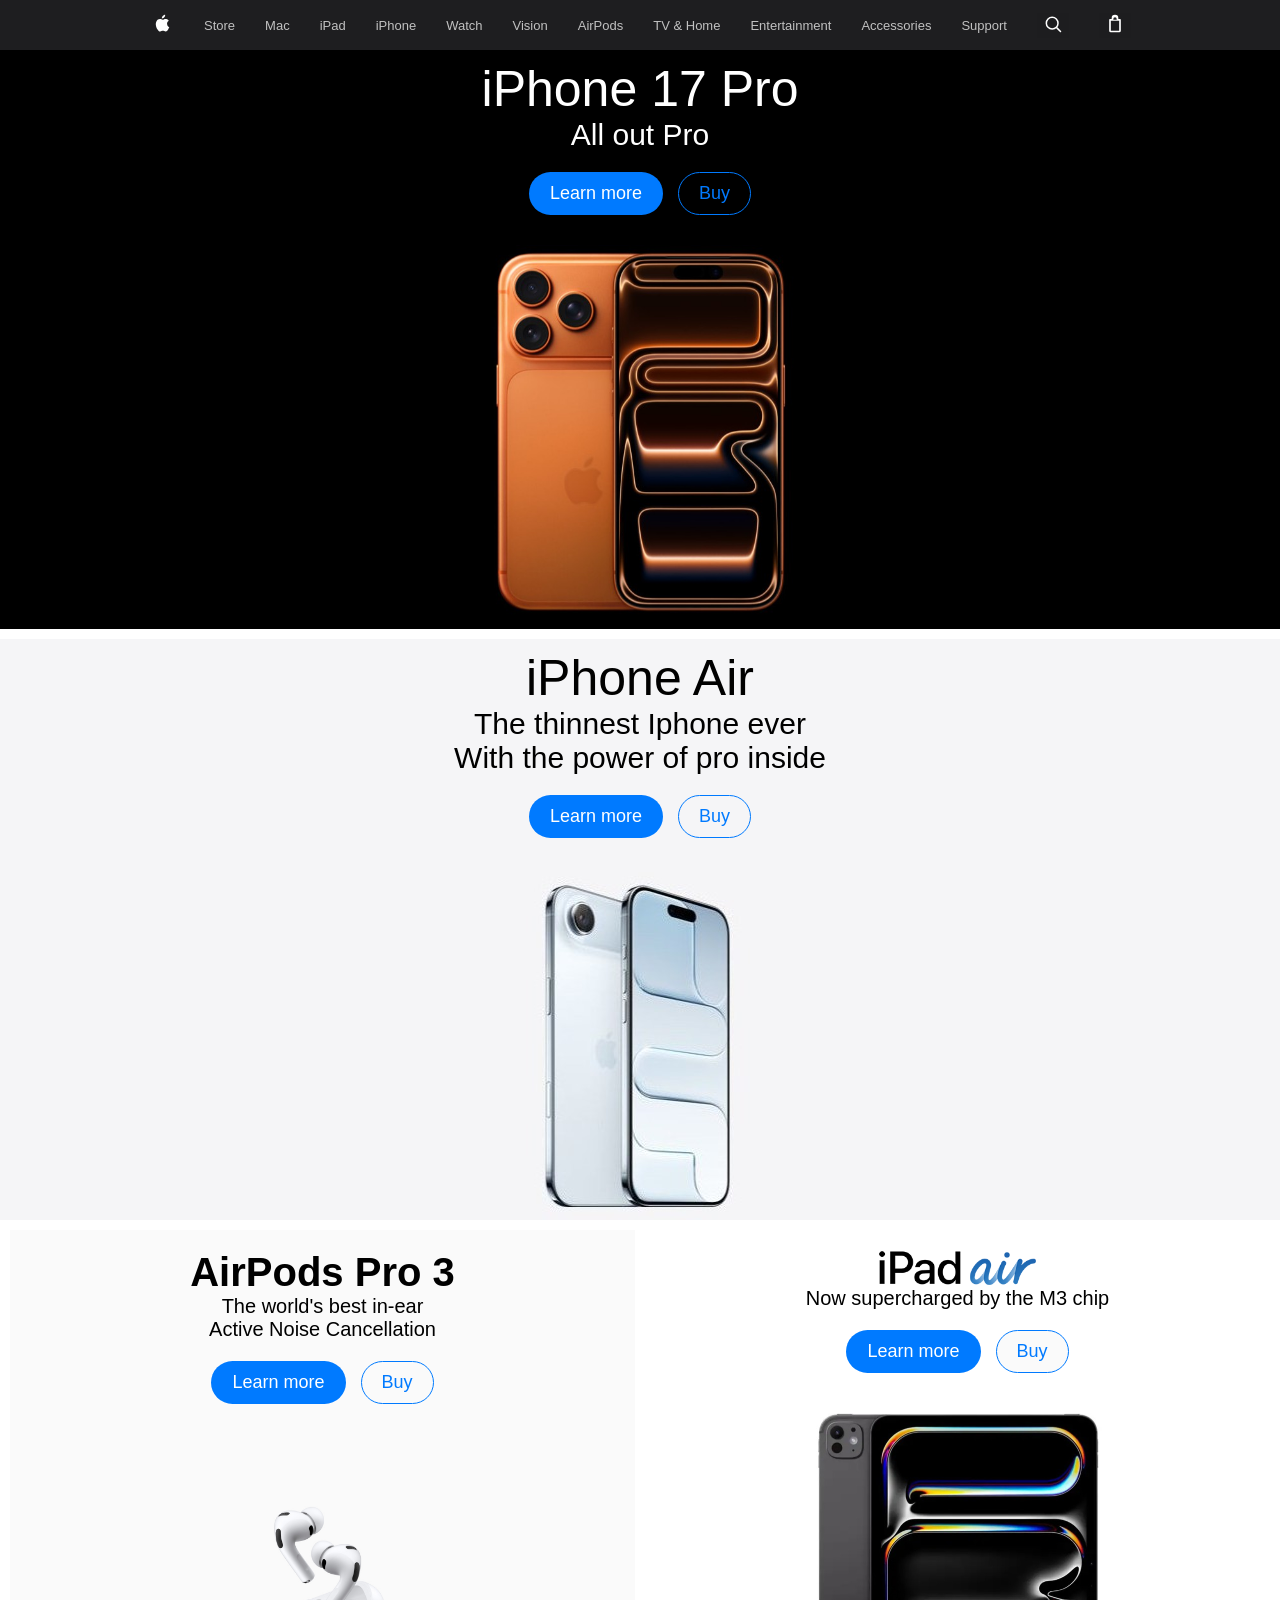
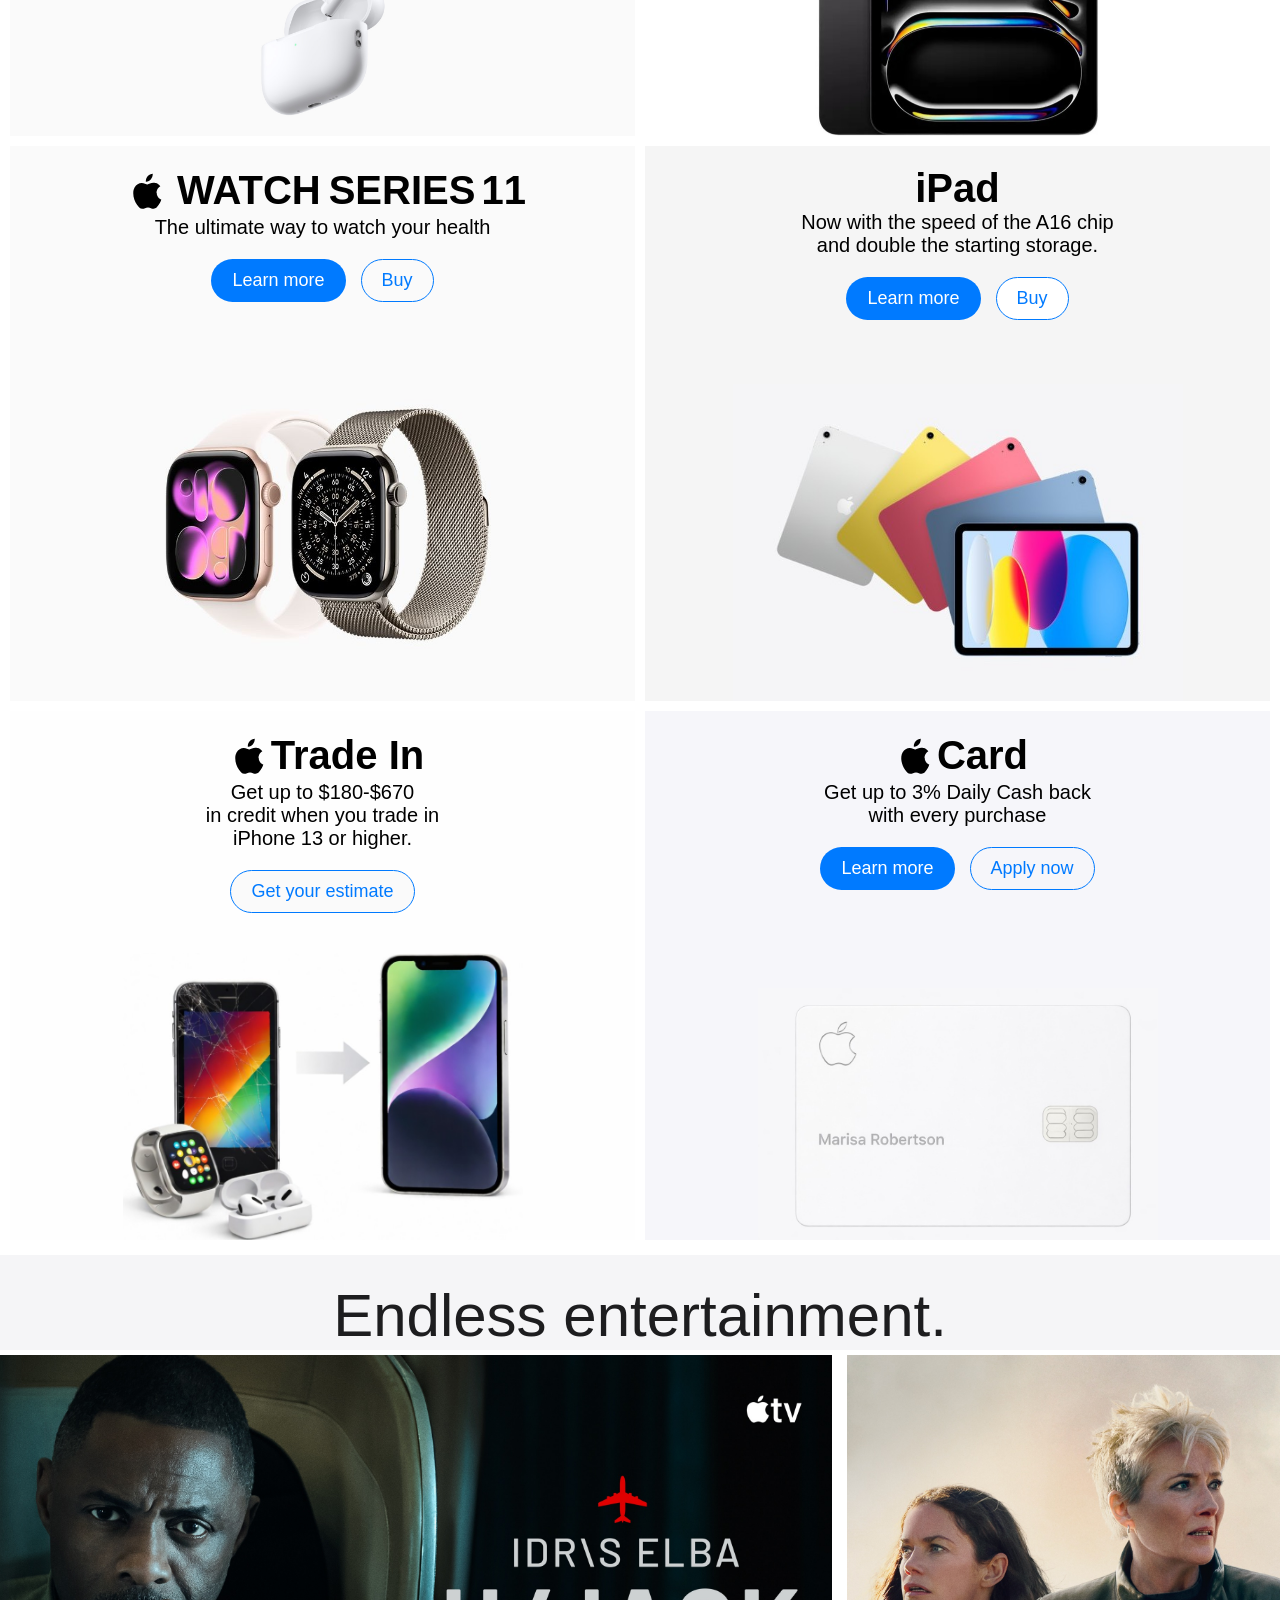
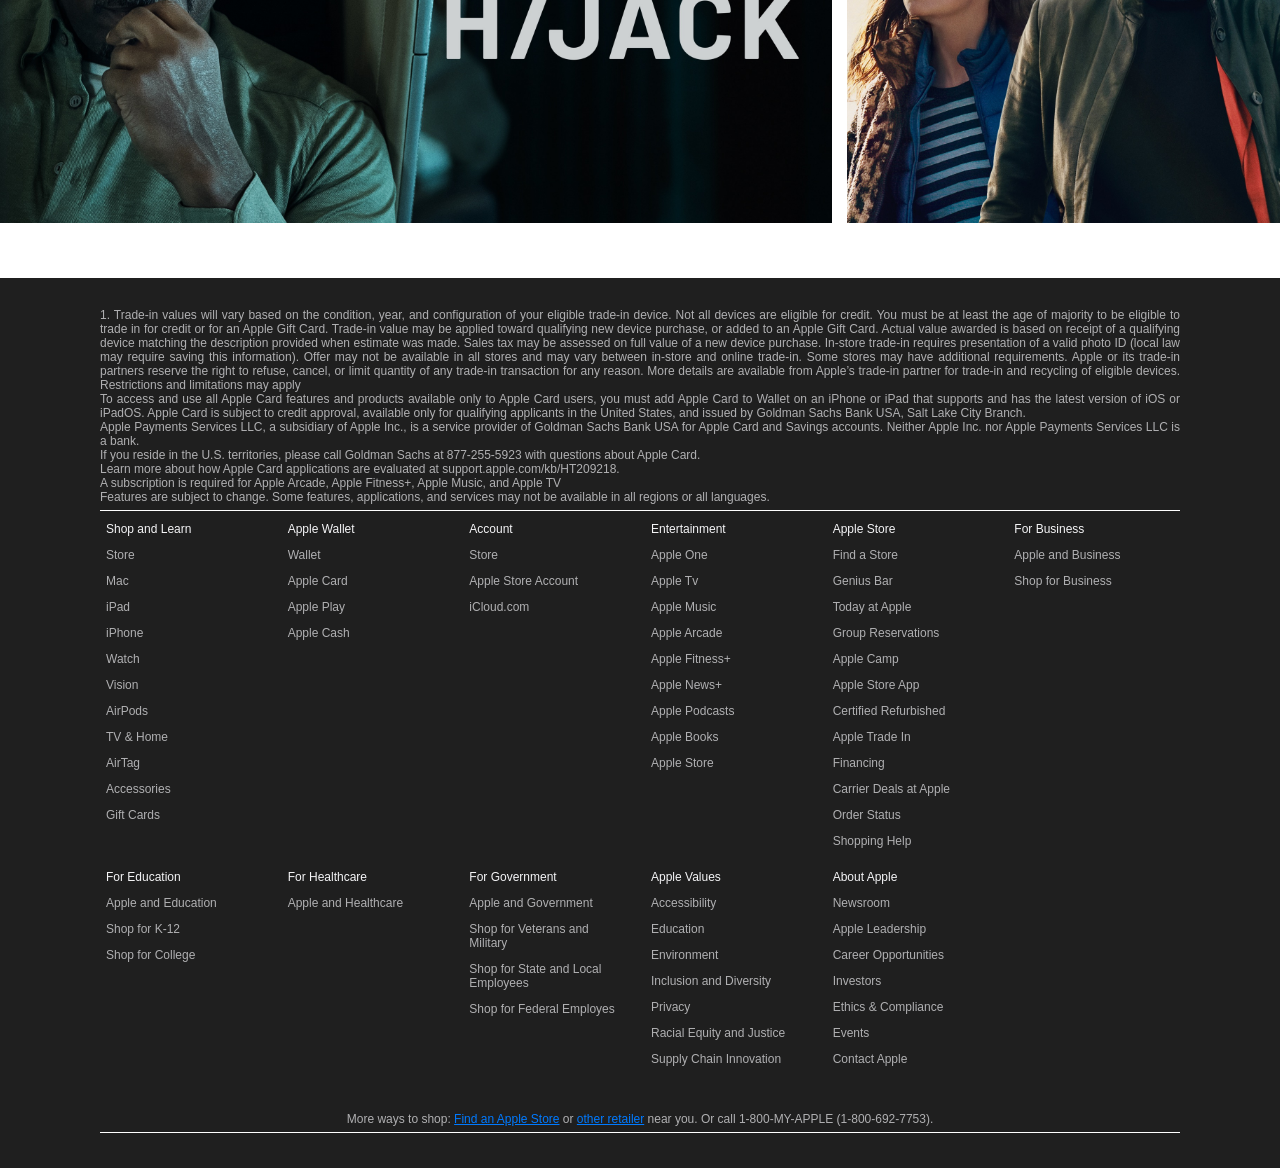
<file: index.html>
<!DOCTYPE html>
<html lang="en">
<head>
  <meta charset="UTF-8">
  <meta name="viewport" content="width=device-width, initial-scale=1.0">
  <meta http-equiv="X-UA-Compatible" content="ie=edge">
  <meta name="description" content="Responsive Apple homepage UI clone  built with HTML and CSS, focusing on performace optimization, accessibility and mobile design">
  <meta property="og:title" content="Apple Practice UI Clone Home Page">
  <meta property="og:type" content="website">
  <meta property="og:description" content="Practice project of the Apple's home page by: Rodrigo Silva">
  <meta property="og:url" content="https://rodissenguele.github.io/AppleCloneRod/">
  <meta name="robots" content="index, follow">   
  <link rel="stylesheet" href="Apple-content.css">
  <link rel="stylesheet" href="Apple-general.css">
  <link rel="stylesheet" href="Apple-header.css">
  <link rel="stylesheet" href="Apple-footer.css">
  <link rel="canonical" href="https://rodissenguele.github.io/AppleCloneRod/">
  <title>Apple Home Page Clone Project</title>
</head>
<body>
  <header> 
    <nav class="nav">
      <input class="nav-tggl" type="checkbox" id="nav-tggl" /> 
      <label for="nav-tggl" class="hamburger" aria-label="Open menu">
        <svg class="hamburger-icon" width="22" height="22" viewBox="0 0 24 24" fill="none" aria-hidden="true">
          <line x1="3" y1="6"  x2="21" y2="6"  stroke="white" stroke-width="2" stroke-linecap="round"/>
          <line x1="3" y1="12" x2="21" y2="12" stroke="white" stroke-width="2" stroke-linecap="round"/>
        </svg>
      </label>
        <svg class="apple-icon mobile-only-icon" xmlns="http://www.w3.org/2000/svg" viewBox="0 0 24 24" width="26" height="26" fill="#ffffff" >
             <path d="M17.27 12.38c-.02-2.02 1.64-3 1.72-3.05-0.94-1.37-2.4-1.56-2.9-1.58-1.23-.13-2.39.73-3.01.73-.63 0-1.59-.71-2.61-.69-1.34.02-2.57.78-3.25 1.97-1.4 2.42-.36 6 1 7.96.67.96 1.47 2.03 2.53 2 1-.04 1.38-.65 2.59-.65s1.54.65 2.6.63c1.08-.02 1.76-.98 2.42-1.95.77-1.14 1.08-2.25 1.1-2.31-.02 0-2.1-.81-2.1-3.06zM14.69 6.1c.55-.68.92-1.63.82-2.58-.8.03-1.76.54-2.33 1.22-.51.59-.95 1.54-.83 2.46.88.07 1.79-.45 2.34-1.1z"/>
            </svg>
      <div class="nav-menu">
      <ul class="nav-list">
        <li><a href="https://www.apple.com/" class="apple-icon-link"  aria-label="Apple">
            <svg class="apple-icon" xmlns="http://www.w3.org/2000/svg" viewBox="0 0 24 24" width="25" height="25" fill="white" >
             <path d="M17.27 12.38c-.02-2.02 1.64-3 1.72-3.05-0.94-1.37-2.4-1.56-2.9-1.58-1.23-.13-2.39.73-3.01.73-.63 0-1.59-.71-2.61-.69-1.34.02-2.57.78-3.25 1.97-1.4 2.42-.36 6 1 7.96.67.96 1.47 2.03 2.53 2 1-.04 1.38-.65 2.59-.65s1.54.65 2.6.63c1.08-.02 1.76-.98 2.42-1.95.77-1.14 1.08-2.25 1.1-2.31-.02 0-2.1-.81-2.1-3.06zM14.69 6.1c.55-.68.92-1.63.82-2.58-.8.03-1.76.54-2.33 1.22-.51.59-.95 1.54-.83 2.46.88.07 1.79-.45 2.34-1.1z"/>
            </svg></a>
            </li>
        <li class="has-drpdwn">
          <a class="nav-item" href="https://www.apple.com/store" aria-label="Apple store">Store</a>
          <div class="mega-drp-dwn">
            <div class="inner-drp-dwn">   
              <ul class="lst col-1">
                <li class="lst-tlt">Shop</li>
                <li><a href="https://www.apple.com/store" aria-label="Apple shop the latest">Shop the Latest</a></li>
                <li><a href="https://www.apple.com/shop/buy-mac" aria-label="Apple Mac">Mac</a></li>
                <li><a href="https://www.apple.com/shop/buy-ipad" aria-label="Apple iPad">iPad</a></li>
                <li><a href="https://www.apple.com/shop/buy-iphone" aria-label="Apple iPhone">iPhone</a></li>
                <li><a href="https://www.apple.com/shop/buy-watch" aria-label="Apple Watch">Apple Watch</a></li>
                <li><a href="https://www.apple.com/shop/buy-vision" aria-label="Apple Vision Pro">Apple Vision Pro</a></li>
                <li><a href="https://www.apple.com/shop/airpods/accessories" aria-label="Apple AirPods">AirPods</a></li>
                <li><a href="https://www.apple.com/shop/accessories/all" aria-label="Apple Accessories">Accessories</a></li>
              </ul>
              <ul class="lst col-2">
                <li class="lst-tlt">Quick Links</li>
                <li><a href="https://www.apple.com/retail/" aria-label="Find a Store">Find a Store</a></li>
                <li><a href="oDZRrYShIkSfJYSSNmMHMaXmVx_YIRAAAAMmh0dHBzOi8vc2VjdXJlOS5zdG9yZS5hcHBsZS5jb20vc2hvcC9vcmRlci9saXN0fHx8AAIBpLQB7_nMfScSdiYSg__yXMJvbhWqForeuVsyK2klyCc" aria-label="Order Status">Order Status</a></li>
                <li><a href="https://www.apple.com/shop/trade-in" aria-label="Apple Trade In">Apple Trade In</a></li>
                <li><a href="https://www.apple.com/shop/browse/financing" aria-label="Financing">Financing</a></li>
                <li><a href="https://www.apple.com/shop/personal-setup" aria-label="Personal Setup">Personal Setup</a></li>
              </ul>
              <ul class="lst col-3">
                <li class="lst-tlt">Shop Special Stores</li>
                <li><a href="https://www.apple.com/shop/refurbished" aria-label="Certified Refurbished">Certified Refurbished</a></li>
                <li><a href="https://www.apple.com/us-edu/store"aria-label="Education">Education</a></li>
                <li><a href="https://www.apple.com/retail/business/" aria-label="Business">Business</a></li>
                <li><a href="https://www.apple.com/shop/browse/home/veterans_military" aria-label="Veterans and Military">Veterans and Military</a></li>
                <li><a href="https://www.apple.com/government/"aria-label="Government">Government</a></li>
              </ul>
            </div>
          </div>          
        </li>
         <li class="has-drpdwn">
          <a class="nav-item" href="https://www.apple.com/mac/" aria-label="Apple Mac">Mac</a>
           <div class="mega-drp-dwn">
            <div class="inner-drp-dwn">   
              <ul class="lst col-1">
                <li class="lst-tlt">Explore Mac</li>
                <li><a href="https://www.apple.com/mac/" aria-label="Explore All Mac">Explore All Mac</a></li>
                <li><a href="https://www.apple.com/macbook-air/" aria-label="MacBook Air">MacBook Air</a></li>
                <li><a href="https://www.apple.com/macbook-pro/" aria-label="MacBook Pro">MacBook Pro</a></li>
                <li><a href="https://www.apple.com/imac/" aria-label="iMac">iMac</a></li>
                <li><a href="https://www.apple.com/mac-mini/" aria-label="Mac Mini">Mac Mini</a></li>
                <li><a href="https://www.apple.com/mac-studio/" aria-label="Mac Studio">Mac Studio</a></li>
                <li><a href="https://www.apple.com/mac-pro/" aria-label="Mac Pro">Mac Pro</a></li>
                <li><a href="https://www.apple.com/displays/" aria-label="Displays">Displays</a></li>
                <li class="lst-dtl"><a href="https://www.apple.com/mac/compare/" aria-label="Compare Mac">Compare Mac</a></li>
                <li class="lst-dtl"><a href="https://www.apple.com/mac/mac-does-that/" aria-label="Switch from Pc to Mac">Switch from PC to Mac</a></li>
              </ul>
              <ul class="lst col-2">
                <li class="lst-tlt">Shop Mac</li>
                <li><a href="https://www.apple.com/shop/buy-mac" aria-label="Shop Mac">Shop Mac</a></li>
                <li><a href="https://www.apple.com/mac/best-mac/#usage" aria-label="Help me choose">Help Me Choose</a></li>
                <li><a href="https://www.apple.com/shop/mac/accessories" aria-label="Mac Accesories">Mac Accessories</a></li>
                <li><a href="https://www.apple.com/shop/trade-in#mac" aria-label="Apple Trade In">Apple Trade In</a></li>
                <li><a href="https://www.apple.com/shop/browse/financing" aria-label="Financing">Financing</a></li>
                <li><a href="https://www.apple.com/shop/personal-setup" aria-label="Personal Setup">Personal Setup</a></li>
              </ul>
              <ul class="lst col-3">
                <li class="lst-tlt">More From Mac</li>
                <li><a href="https://support.apple.com/mac?cid=gn-ols-mac-psp-prodfly" aria-label="Mac Support">Mac Support</a></li>
                <li><a href="https://www.apple.com/applecare/?filter=mac" aria-label="Apple Care">AppleCare</a></li>
                <li><a href="https://www.apple.com/os/macos/" aria-label="MacOS Tahoe">macOS Tahoe</a></li>
                <li><a href="https://www.apple.com/apple-intelligence/" aria-label="Apple Intelligence">Apple Intelligence</a></li>
                <li><a href="https://www.apple.com/apps/" aria-label="Apps by Apple">Apps By Apple</a></li>
                <li><a href="https://www.apple.com/macos/continuity/" aria-label="Better with Iphone">Better with Iphone</a></li>
                <li><a href="https://www.apple.com/icloud/" aria-label="iCloud+">iCloud+</a></li>
                <li><a href="https://www.apple.com/business/mac-does-that/" aria-label="Mac for Business">Mac for Business</a></li>
                <li><a href="https://www.apple.com/education/" aria-label="Education">Education</a></li>
              </ul>
            </div>
          </div>
        </li>
        <li class="has-drpdwn">
          <a class="nav-item" href="https://www.apple.com/ipad/" aria-label="Apple iPad">iPad</a>
          <div class="mega-drp-dwn">
            <div class="inner-drp-dwn">   
              <ul class="lst col-1">
                <li class="lst-tlt">Explore iPad</li>
                <li><a href="https://www.apple.com/ipad/" aria-label="Explore all iPads">Explore All iPad</a></li>
                <li><a href="https://www.apple.com/ipad-pro/" aria-label="iPad Pro">iPad Pro</a></li>
                <li><a href="https://www.apple.com/ipad-air/" aria-label="iPad Air">iPad Air</a></li>
                <li><a href="https://www.apple.com/ipad-11/" aria-label="iPad">iPad</a></li>
                <li><a href="https://www.apple.com/ipad-mini/" aria-label="iPad Mini">iPad Mini</a></li>
                <li><a href="https://www.apple.com/apple-pencil/" aria-label="Apple Pencil">Apple Pencil</a></li>
                <li><a href="https://www.apple.com/ipad-keyboards/" aria-label="Keyboards">Keyboards</a></li>
                <li class="lst-dtl"><a href="https://www.apple.com/ipad/compare/" aria-label="Compare iPad">Compare iPad</a></li>
              </ul>
              <ul class="lst col-2">
                <li class="lst-tlt">Shop iPad</li>
                <li><a href="https://www.apple.com/shop/buy-ipad" aria-label="Shop iPad">Shop iPad</a></li>
                <li><a href="https://www.apple.com/shop/ipad/accessories" aria-label="iPad Accessories">iPad Accessories</a></li>
                <li><a href="https://www.apple.com/shop/trade-in#ipad" aria-label="Apple trade in">Apple Trade In</a></li>
                <li><a href="https://www.apple.com/shop/browse/financing" aria-label="Financing">Financing</a></li>
                <li><a href="https://www.apple.com/shop/personal-setup" aria-label="Personal Setup">Personal Setup</a></li>
              </ul>
              <ul class="lst col-3">
                <li class="lst-tlt">More From iPad</li>
                <li><a href="https://support.apple.com/ipad?cid=gn-ols-ipad-psp-prodfly"  aria-label="iPad Support">iPad Support</a></li>
                <li><a href="https://www.apple.com/applecare/?filter=ipad" aria-label="Apple Care">AppleCare</a></li>
                <li><a href="https://www.apple.com/os/ipados/" aria-label="IpadOS 26">iPadOS 26</a></li>
                <li><a href="https://www.apple.com/apple-intelligence/" aria-label="Apple Intelligence">Apple Intelligence</a></li>
                <li><a href="https://www.apple.com/apps/" aria-label="Apps by Apple">Apps By Apple</a></li>
                <li><a href="https://www.apple.com/icloud/" aria-label="iCloud+">iCloud+</a></li>
                <li><a href="https://www.apple.com/education/"  aria-label="Education">Education</a></li>
              </ul>
            </div>
          </div>
        </li>
        <li class="has-drpdwn">
          <a class="nav-item" href="https://www.apple.com/iphone/">iPhone</a>
          <div class="mega-drp-dwn">
            <div class="inner-drp-dwn">   
              <ul class="lst col-1">
                <li class="lst-tlt">Explore iPhone</li>
                <li><a href="https://www.apple.com/iphone/" aria-label="Explore all iPhone">Explore All iPhone</a></li>
                <li><a href="https://www.apple.com/iphone-17-pro/" aria-label="Shop iPad">iPhone 17 Pro</a></li>
                <li><a href="https://www.apple.com/iphone-air/" aria-label="iPhone Air">iPhone Air</a></li>
                <li><a href="https://www.apple.com/iphone-17/" aria-label="iPhone 17">iPhone 17</a></li>
                <li><a href="https://www.apple.com/shop/buy-iphone/iphone-16" aria-label="iPhone 16">iPhone 16</a></li>
                <li><a href="https://www.apple.com/iphone-16e/" aria-label="iPhone 16e">iPhone 16e</a></li>
                <li class="lst-dtl"><a href="https://www.apple.com/iphone/compare/" aria-label="Compare iPhone">Compare iPhone</a></li>
                <li class="lst-dtl"><a href="https://www.apple.com/iphone/switch/" aria-label="Switch from Android">Switch from Android</a></li>
              </ul>
              <ul class="lst col-2">
                <li class="lst-tlt">Shop iPhone</li>
                <li><a href="https://www.apple.com/shop/buy-iphone" aria-label="Shop iPhone">Shop iPhone</a></li>
                <li><a href="https://www.apple.com/shop/iphone/accessories" aria-label="iPhone Accessories ">iPhone Accessories</a></li>
                <li><a href="https://www.apple.com/shop/trade-in#iphone" aria-label="Apple trade in">Apple Trade In</a></li>
                <li><a href="https://www.apple.com/shop/buy-iphone/carrier-offers" aria-label="Carrier deals at Apple">Carrier Deals at Apple</a></li>
                <li><a href="https://www.apple.com/shop/browse/financing" aria-label="Financing">Financing</a></li>
                <li><a href="https://www.apple.com/shop/personal-setup" aria-label="Personal Setup">Personal Setup</a></li>
              </ul>
              <ul class="lst col-3">
                <li class="lst-tlt">More From iPhone</li>
                <li><a href="https://support.apple.com/iphone?cid=gn-ols-iphone-psp-prodfly"  aria-label="iPhone Support">iPhone Support</a></li>
                <li><a href="https://www.apple.com/applecare/?filter=iphone"  aria-label="Apple Care">AppleCare</a></li>
                <li><a href="https://www.apple.com/os/ios/"  aria-label="IOS 26">IOS 26</a></li>
                <li><a href="https://www.apple.com/apple-intelligence/" aria-label="Apple Intelligence">Apple Intelligence</a></li>
                <li><a href="https://www.apple.com/apps/" aria-label="Apps by Apple">Apps By Apple</a></li>
                <li><a href="https://www.apple.com/privacy/"  aria-label="Iphone privacy">Iphone Privacy</a></li>
                <li><a href="https://www.apple.com/macos/continuity/" aria-label="Better with Mac">Better with Mac</a></li>
                <li><a href="https://www.apple.com/icloud/" aria-label="iCloud+">iCloud+</a></li>
                <li><a href="https://www.apple.com/wallet/" aria-label="Apple Wallet, Apple Pay, Apple Card">Wallet, Pay, Card</a></li>
                <li><a href="https://www.apple.com/siri/" aria-label="Apple Siri">Siri</a></li>
              </ul>
            </div>
          </div>
        </li>
        <li class="has-drpdwn">
          <a class="nav-item" href="https://www.apple.com/watch/" aria-label="Apple Watch">Watch</a>
          <div class="mega-drp-dwn">
            <div class="inner-drp-dwn">   
              <ul class="lst col-1">
                <li class="lst-tlt">Explore Watch</li>
                <li><a href="https://www.apple.com/watch/" aria-label="Explore all Apple Watch">Explore All Apple Watch</a></li>
                <li><a href="https://www.apple.com/apple-watch-series-11/" aria-label="Apple Watch Series 11">Apple Watch Series 11</a></li>
                <li><a href="https://www.apple.com/apple-watch-se-3/" aria-label="Apple Watch SE3">Apple Watch SE3</a></li>
                <li><a href="https://www.apple.com/apple-watch-ultra-3/" aria-label="Apple Watch Ultra 3">Apple Watch Ultra 3</a></li>
                <li><a href="https://www.apple.com/apple-watch-nike/" aria-label="Apple Watch Nike">Apple Watch Nike</a></li>
                <li><a href="https://www.apple.com/apple-watch-hermes/" aria-label="Apple Watch Hermès">Apple Watch Hermès</a></li>
                <li class="lst-dtl"><a href="https://www.apple.com/watch/compare/" aria-label="Compare Watch">Compare Watch</a></li>
                <li class="lst-dtl"><a href="https://www.apple.com/watch/why-apple-watch/" aria-label="Why Apple Watch">Why Apple Watch</a></li>
              </ul>
              <ul class="lst col-2">
                <li class="lst-tlt">Shop Watch</li>
                <li><a href="https://www.apple.com/shop/buy-watch" aria-label="Shop Apple Watch">Shop Apple Watch</a></li>
                <li><a href="https://www.apple.com/shop/watch/bands" aria-label="Apple Watch bands">Apple Watch Bands</a></li>
                <li><a href="https://www.apple.com/shop/watch/accessories" aria-label="Apple Watch accessories">Apple Watch Accessories</a></li>
                <li><a href="https://www.apple.com/shop/trade-in#watch"  aria-label="Apple trade in">Apple Trade In</a></li>
                <li><a href="https://www.apple.com/shop/browse/financing" aria-label="Financing">Financing</a></li>
                <li><a href="https://www.apple.com/shop/personal-setup" aria-label="Personal Setup">Personal Setup</a></li>
              </ul>
              <ul class="lst col-3">
                <li class="lst-tlt">More From Watch</li>
                <li><a href="https://support.apple.com/watch?cid=gn-ols-watch-psp-prodfly" aria-label="Apple Watch support">Apple Watch Support</a></li>
                <li><a href="https://www.apple.com/applecare/?filter=watch" aria-label="Apple Care">AppleCare</a></li>
                <li><a href="https://www.apple.com/os/watchos/" aria-label="WatchOS 26">watchOS 26</a></li>
                <li><a href="https://www.apple.com/apple-watch-for-your-kids/" aria-label="Apple Watch for your Kids">Apple Watch for Your Kids</a></li>
                <li><a href="https://www.apple.com/apps/" aria-label="Apps by Apple">Apps By Apple</a></li>
                <li><a href="https://www.apple.com/apple-fitness-plus/" aria-label="Apple Fitness+">Apple Fitness+</a></li>
              </ul>
            </div>
          </div>
        </li>
        <li class="has-drpdwn">
          <a class="nav-item" href="https://www.apple.com/apple-vision-pro/" aria-label="Apple Vision">Vision</a>
          <div class="mega-drp-dwn">
            <div class="inner-drp-dwn">   
              <ul class="lst col-1">
                <li class="lst-tlt">Explore Vision</li>
                <li><a href="https://www.apple.com/apple-vision-pro/" aria-label="Explore Apple Vision Pro">Explore Apple Vision Pro</a></li>
                <li class="lst-dtl"><a href="https://www.apple.com/apple-vision-pro/specs/" aria-label="Tech Specs">Tech Specs</a></li>
              </ul>
              <ul class="lst col-2">
                <li class="lst-tlt">Shop Vision</li>
                <li><a href="https://www.apple.com/shop/buy-vision" aria-label="Shop Apple Vision Pro">Shop Apple Vision Pro</a></li>
                <li><a href="https://www.apple.com/shop/vision/accessories" aria-label="Apple Vision Pro Accessories">Apple Vision Pro Accessories</a></li>
                <li><a href="apple.com/retail/instore-shopping-session/session-selection/?topic=visionpro" aria-label="Book a Demo">Book a Demo</a></li>
                <li><a href="https://www.apple.com/shop/browse/financing" aria-label="Financing">Financing</a></li>
                <li><a href="https://www.apple.com/shop/personal-setup" aria-label="Personal Setup">Personal Setup</a></li>
              </ul>
              <ul class="lst col-3">
                <li class="lst-tlt">More From Vision</li>
                <li><a href="https://support.apple.com/apple-vision-pro?cid=gn-nav-vision-psp-prodfly" aria-label="Apple Vision Pro support">Apple Vision Pro Support</a></li>
                <li><a href="https://www.apple.com/applecare/?filter=apple-vision-pro" aria-label="Apple Care">AppleCare</a></li>
                <li><a href="https://www.apple.com/os/visionos/" aria-label="VisionOS 26">visionOS 26</a></li>
                <li><a href="https://www.apple.com/business/enterprise/apple-vision-pro/" aria-label="Apple Vision Pro for Entreprise">Apple Vision Pro for Entreprise</a></li>
              </ul>
            </div>
          </div>
        </li>
        <li class="has-drpdwn">
          <a class="nav-item" href="https://www.apple.com/airpods/" aria-label="Apple AirPods">AirPods</a>
          <div class="mega-drp-dwn">
            <div class="inner-drp-dwn">   
              <ul class="lst col-1">
                <li class="lst-tlt">Explore AirPods</li>
                <li><a href="https://www.apple.com/airpods/" aria-label="Explore all AirPods">Explore All AirPods</a></li>
                <li><a href="https://www.apple.com/airpods-4/" aria-label="AirPods 4">AirPods 4</a></li>
                <li><a href="https://www.apple.com/airpods-pro/" aria-label="AirPods Pro 3">AirPods Pro 3</a></li>
                <li><a href="https://www.apple.com/airpods-max/" aria-label="AirPods Max">AirPods Max</a></li>
                <li class="lst-dtl"><a href="https://www.apple.com/airpods/compare/" aria-label="Compare AirPods">Compare AirPods</a></li>
              </ul>
              <ul class="lst col-2">
                <li class="lst-tlt">Shop AirPods</li>
                <li><a href="https://www.apple.com/shop/accessories/all/headphones-speakers?f=apple-overear-sport&fh=47d1%2B3214%2B45aa%2B45ab&page=1" aria-label="Shop AirPods">Shop AirPods</a></li>
                <li><a href="https://www.apple.com/shop/airpods/accessories" aria-label="AirPods Accessories">AirPods Accessories</a></li>
              </ul>
              <ul class="lst col-3">
                <li class="lst-tlt">More From AirPods</li>
                <li><a href="https://support.apple.com/airpods?cid=gn-ols-airpods-psp-prodfly" aria-label="AirPods Support">AirPods Support</a></li>
                <li><a href="https://www.apple.com/applecare/?filter=headphones" aria-label="Apple Care">AppleCare</a></li>
                <li><a href="https://www.apple.com/airpods-pro/hearing-health/" aria-label="Hearing Health">Hearing Health</a></li>
                <li><a href="https://www.apple.com/apple-music/" aria-label="Apple Music">Apple Music</a></li>
                <li><a href="https://www.apple.com/apple-fitness-plus/" aria-label="Apps Fitness+">Apps Fitness+</a></li>
              </ul>
            </div>
          </div>
        </li>
        <li class="has-drpdwn">
          <a class="nav-item" href="https://www.apple.com/tv-home/" aria-label="Apple TV and Home">TV & Home</a>
          <div class="mega-drp-dwn">
            <div class="inner-drp-dwn">   
              <ul class="lst col-1">
                <li class="lst-tlt">Explore Tv & Home</li>
                <li><a href="https://www.apple.com/tv-home/" aria-label="Explore TV and Home">Explore TV & Home</a></li>
                <li><a href="https://www.apple.com/apple-tv-4k/" aria-label="Apple Tv 4K">Apple Tv 4K</a></li>
                <li><a href="https://www.apple.com/homepod-2nd-generation/" aria-label="HomePod">HomePod</a></li>
                <li><a href="https://www.apple.com/homepod-mini/" aria-label="HomePod mini">HomePod mini</a></li>
              </ul>
              <ul class="lst col-2">
                <li class="lst-tlt">Shop TV & Home</li>
                <li><a href="https://www.apple.com/shop/buy-tv/apple-tv-4k" aria-label="Shop Apple TV 4K">Shop Apple TV 4K</a></li>
                <li><a href="https://www.apple.com/shop/buy-homepod/homepod" aria-label="Shop HomePod">Shop HomePod</a></li>
                <li><a href="https://www.apple.com/shop/buy-homepod/homepod-mini" aria-label="Shop HomePod mini">Shop HomePod mini</a></li>
                <li><a href="https://www.apple.com/shop/product/mw5g3am/a/siri-remote" aria-label="Shop Siri remote">Shop Siri Remote</a></li>
                <li><a href="https://www.apple.com/shop/smart-home/accessories" aria-label="TV and accessories">TV & Acessories</a></li>
                </ul>
              <ul class="lst col-3">
                <li class="lst-tlt">More From TV & Home</li>
                <li><a href="https://support.apple.com/tv" aria-label="Apple TV support">Apple TV Support</a></li>
                <li><a href="https://support.apple.com/homepod?cid=gn-ols-homepod-psp-prodfly" aria-label="HomePod support">HomePod Support</a></li>
                <li><a href="https://www.apple.com/applecare/?filter=tv" aria-label="Apple Care for Apple TV">AppleCare for Apple TV</a></li>
                <li><a href="https://www.apple.com/applecare/?filter=homepod" aria-label="Apple Care for HomePod">AppleCare for HomePod</a></li>
                <li><a href="https://www.apple.com/apple-tv-app/" aria-label="Apple TV app">Apple TV app</a></li>
                <li><a href="https://www.apple.com/home-app/" aria-label="Home app">Home app</a></li>
                <li><a href="https://www.apple.com/apple-tv/" aria-label="Apple TV">Apple TV</a></li>
                <li><a href="https://www.apple.com/apple-music/" aria-label="Apple Music">Apple Music</a></li>
                <li><a href="https://www.apple.com/siri/" aria-label="Apple Siri">Siri</a></li>
                <li><a href="https://www.apple.com/airplay/" aria-label="AirPlay">AirPlay</a></li>
              </ul>
            </div>
          </div>
        </li>
        <li class="has-drpdwn">
          <a class="nav-item" href="https://www.apple.com/services/" aria-label="Apple Entertainment">Entertainment</a>          
          <div class="mega-drp-dwn">
            <div class="inner-drp-dwn">   
              <ul class="lst col-1">
                <li class="lst-tlt">Explore Entertainment</li>
                <li><a href="https://www.apple.com/services/" aria-label="Explore Entertainment">Explore Entertainment</a></li>
                <li><a href="https://www.apple.com/apple-one/" aria-label="Apple One">Apple One</a></li>
                <li><a href="https://www.apple.com/apple-tv/" aria-label="Apple TV">Apple TV</a></li>
                <li><a href="https://www.apple.com/apple-music/" aria-label="Apple Music">Apple Music</a></li>
                <li><a href="https://www.apple.com/apple-arcade/" aria-label="Apple Arcade">Apple Arcade</a></li>
                <li><a href="https://www.apple.com/apple-arcade/" aria-label="Apple Fitness+">Apple Fitness+</a></li>
                <li><a href="https://www.apple.com/apple-news/" aria-label="Apple News+">Apple News+</a></li>
                <li><a href="https://www.apple.com/apple-podcasts/" aria-label="Apple Podcasts">Apple Podcasts</a></li>
                <li><a href="https://www.apple.com/apple-books/" aria-label="Apple Books">Apple Books</a></li>
                <li><a href="https://www.apple.com/app-store/" aria-label="Apple Store">Apple Store</a></li>
              </ul>
              <ul class="lst col-2">
                <li class="lst-tlt">Support</li>
                <li><a href="https://support.apple.com/tv?cid=gn-ols-tv-psp-prodfly" aria-label="Apple TV support">Apple TV Support</a></li>
                <li><a href="https://support.apple.com/music?cid=gn-ols-music-psp-prodfly" aria-label="Apple Music support">Apple Music Support</a></li>
              </ul>
            </div>
          </div>
        </li>
        <li class="has-drpdwn">
          <a class="nav-item" href="https://www.apple.com/shop/accessories/all" aria-label="Apple Accessories">Accessories</a>
          <div class="mega-drp-dwn">
              <div class="inner-drp-dwn">   
              <ul class="lst col-1">
                <li class="lst-tlt">Shop Entertainment</li>
                <li><a href="https://www.apple.com/shop/accessories/all" aria-label="Shop all accessories">Shop All Accessories</a></li>
                <li><a href="https://www.apple.com/shop/mac/accessories" aria-label="Mac Accessories">Mac Accessories</a></li>
                <li><a href="https://www.apple.com/shop/ipad/accessories" aria-label="iPad accessories">iPad Accessories</a></li>
                <li><a href="https://www.apple.com/shop/iphone/accessories" aria-label="iPhone accessories">iPhone Accessories</a></li>
                <li><a href="https://www.apple.com/shop/watch/accessories" aria-label="Apple Watch accessories">Apple Watch Accessories</a></li>
                <li><a href="https://www.apple.com/shop/vision/accessories" aria-label="Apple Vision Pro accessories">Apple Vision Pro Accessories</a></li>
                <li><a href="https://www.apple.com/shop/airpods/accessories" aria-label="AirPods accessories">AirPods Accessories</a></li>
                <li><a href="https://www.apple.com/shop/smart-home/accessories" aria-label="Apple TV and Home accessories">TV & Home Accessories</a></li>
              </ul>
              <ul class="lst col-2">
                <li class="lst-tlt">Explore Accessories</li>
                <li><a href="https://www.apple.com/shop/accessories/all/made-by-apple" aria-label="Made by Apple">Made by Apple</a></li>
                <li><a href="https://www.apple.com/shop/accessories/all/beats-featured" aria-label="Apple Beats">Beats</a></li>
                <li><a href="https://www.apple.com/airtag/" aria-label="Apple AirTag">AirTag</a></li>
                <li><a href="https://www.apple.com/accessibility/assistive-technologies/" aria-label="Apple Assistive Technologies">Assistive Technologies</a></li>
              </ul>
            </div>
          </div>
        </li>
        <li class="has-drpdwn">
          <a class="nav-item" href="https://support.apple.com/" aria-label="Apple support">Support</a>
          <div class="mega-drp-dwn">
            <div class="inner-drp-dwn">   
              <ul class="lst col-1">
                <li class="lst-tlt">Explore Support</li>
                <li><a href="https://support.apple.com/iphone?cid=gn-ols-iphone-psp-explore"  aria-label="iPhone support">iPhone</a></li>
                <li><a href="https://support.apple.com/mac?cid=gn-ols-mac-psp-explore" aria-label="Mac support">Mac</a></li>
                <li><a href="https://support.apple.com/ipad?cid=gn-ols-ipad-psp-explore" aria-label="iPad support">iPad</a></li>
                <li><a href="https://support.apple.com/watch?cid=gn-ols-watch-psp-explore" aria-label="Watch support">Watch</a></li>
                <li><a href="https://support.apple.com/apple-vision-pro?cid=gn-nav-vision-psp-explore" aria-label="Apple Vision Pro support">Apple Vision Pro</a></li>
                <li><a href="https://support.apple.com/airpods?cid=gn-ols-airpods-psp-explore" aria-label="AirPods support">AirPods</a></li>
                <li><a href="https://support.apple.com/music?cid=gn-ols-music-psp-explore" aria-label="Apple Music support">Music</a></li>
                <li><a href="https://support.apple.com/tv?cid=gn-ols-tv-psp-explore" aria-label="Apple TV support">TV</a></li> 
                <li class="lst-dtl"><a href="https://support.apple.com/?cid=gn-ols-home-hp-explore" aria-label="Explore support">Explore Support</a></li>
              </ul>
              <ul class="lst col-2">
                <li class="lst-tlt">Get Help</li>
                <li><a href="https://discussions.apple.com/welcome?cid=gn-com-community-lp-get_help" aria-label="Apple Community">Community</a></li>
                <li><a href="https://checkcoverage.apple.com/?cid=gn-ols-checkcoverage-lp-get_help&locale=en_US" aria-label="Check Coverage">Check Coverage</a></li>
                <li><a href="https://www.apple.com/retail/geniusbar/" aria-label="Apple Genius Bar">Genius Bar</a></li>
                <li><a href="https://support.apple.com/repair?cid=gn-ols-repair-lp-get_help" aria-label="Apple repair">Repair</a></li>
                </ul>
              <ul class="lst col-3">
                <li class="lst-tlt">Helpful Topics</li>
                <li><a href="https://www.apple.com/applecare/" aria-label="Get Apple Care">Get AppleCare</a></li>
                <li><a href="https://support.apple.com/apple-account?cid=gn-ols-appleaccount-psp-helpful_topics" aria-label="Apple account and password">Apple Account and Password</a></li>
                <li><a href="https://support.apple.com/billing?cid=gn-ols-billing-collection-helpful_topics" aria-label="Billing and subscriptions">Billing & Subscriptions</a></li>
                <li><a href="https://support.apple.com/accessibility?cid=gn-ols-accessibility-psp-helpful_topics" aria-label="Accessibility">Accessibility</a></li>
              </ul>
            </div>
          </div>
        </li>
        <li class="has-drpdwn2">
        <button class="icon-btn" type="button" tabindex="0" aria-label="Search">
        <svg class="apple-icon-2" xmlns="http://www.w3.org/2000/svg" viewBox="0 0 24 24" tabindex="0" aria-label="Search">
         <circle cx="11" cy="11" r="7" stroke="white" stroke-width="1.8" fill="none"/>
         <line x1="16.65" y1="16.65" x2="21" y2="21" stroke="white" stroke-width="1.8" stroke-linecap="round"/>
        </svg>
      </button>
        <div class="mega-drp-dwn">
          <div class="inner-drp-dwn2">
            <div class="ctn">
            <svg class="apple-icon-3" xmlns="http://www.w3.org/2000/svg" viewBox="0 0 24 24">
              <circle cx="11" cy="11" r="7" stroke="black" stroke-width="1.8" fill="none"/>
              <line x1="16.65" y1="16.65" x2="21" y2="21" stroke="black" stroke-width="1.8" stroke-linecap="round"/>
            </svg>
            
            <input type="text" id="src-src-bar" class="src-src-bar" placeholder="Search apple.com">
            <label for="src-src-bar" aria-label="Search">SearchBar</label>
            </div>
            <ul class="lst">
              <li class="lst-tlt">Quick Links</li>
              <li><a href="https://www.apple.com/retail/" aria-label="Find a Store">Find a Store</a></li>
              <li><a href="https://www.apple.com/apple-vision-pro/" aria-label="Apple Vision Pro">Apple Vision Pro</a></li>
              <li><a href="https://www.apple.com/airpods/" aria-label="Apple AirPods">AirPods</a></li>
              <li><a href="https://www.apple.com/apple-intelligence/" aria-label="Apple Inteligence">Apple Inteligence</a></li>
              <li><a href="https://www.apple.com/shop/trade-in" aria-label="Apple trade in">Apple Trade In</a></li>
            </ul>
          </div>
        </div>
        </li>
        <li class="has-drpdwn2">
          <button class="icon-btn" type="button" tabindex="0" aria-label="Bag">
          <svg class="apple-icon-2" xmlns="http://www.w3.org/2000/svg" viewBox="0 0 24 24" tabindex="0" aria-label="Bag">
          <path d="M18 6h-2V5a4 4 0 0 0-8 0v1H6a1 1 0 0 0-1 1v13a2 2 0 0 0 2 2h10a2 2 0 0 0 2-2V7a1 1 0 0 0-1-1zm-6-2a2 2 0 0 1 2 2v1h-4V6a2 2 0 0 1 2-2zm5 16H7V8h10v12z" fill="white"/>
          </svg>
          </button>
        <div class="mega-drp-dwn">
          <div class="inner-drp-dwn2">
            <div class="ctn-2">
              <h2 class="ctn-2-h">Your Bag is empty</h2>
              <p class="ctn-2-p"><a href="https://secure6.store.apple.com/shop/signIn?ssi=[base64]" aria-label="Sing in">Sign in</a> to see if you have any saved items</p>
            </div>
            <ul class="lst">
              <li class="lst-tlt">My Profile</li>
              <li><a href="https://secure6.store.apple.com/shop/signIn/orders?ssi=4AAABnAEHc64BIH7UBEWIMpWr-9u4SPH5DFSNggVryii2Fb8SNJFpmQoCAAAAMmh0dHBzOi8vc2VjdXJlNi5zdG9yZS5hcHBsZS5jb20vc2hvcC9vcmRlci9saXN0fHx8AAIBN-6p6NtcMeRPH20QBonMZeTc46lc3HDyp4o_335aZmA" aria-label="Orders">Orders</a></li>
              <li><a href="https://secure6.store.apple.com/shop/signIn?ssi=4AAABnAEHsEsBIG5pBcynICRXEz9mCrr63kWKhay9INsTtCM1MFGYChg2AAAAJ2h0dHBzOi8vd3d3LmFwcGxlLmNvbS9zaG9wL3lvdXJzYXZlc3x8fAACAeA494N0uWF2cYGCHkSNZaVF8NXhn6nhEenKPDJiiX-w" aria-label="Your saves">Your Saves</a></li>
              <li><a href="https://secure6.store.apple.com/shop/signIn/account?ssi=4AAABnAEH5-wBIPkwxBxQG5HIkHSH0e1MzQl2NnYVb1sdPi2HCsph49ElAAAANGh0dHBzOi8vc2VjdXJlNi5zdG9yZS5hcHBsZS5jb20vc2hvcC9hY2NvdW50L2hvbWV8fHwAAgE82kne-1ndDpEsdHAhLASmplm3KGpKrWZD9JKs2kifJQ" aria-label="Account">Account</a></li>
              <li><a href="https://secure6.store.apple.com/shop/signIn?ssi=4AAABnAEIDc8BIJrZgsYKWHZK42c8J4F_uep-FWO2GoMFiIT3kCsbb3AtAAAAIWh0dHBzOi8vd3d3LmFwcGxlLmNvbS9zaG9wL2JhZ3x8fAACAYD88bNCY_preblHndd4Bvmc3VA0L8pX-h7U-9vXeD_s" aria-label="Sign in">Sign In</a></li>
            </ul>
          </div>
        </div>
        </li>
    </ul>
    </div>
    </nav>

  </header>

  <main>
    
    <section class="section-1">

      <div class="presentation-div">
        <a href="https://www.apple.com/iphone-17-pro/" class="hero-click"  aria-label="All about the new iPhone 17 Pro"> 
          <div class="intro-div">
          
            <h1 class="name">
             iPhone 17 Pro
            </h1>
            <p class="description">
             All out Pro
            </p>

          </div>
        </a>
        <div class="btn-div">

          <a class="btn btn-primary" href="https://www.apple.com/iphone-17-pro/" aria-label="Learn more">
            Learn more
          </a>
          <a class="btn btn-buy" href="https://www.apple.com/iphone-17-pro/" aria-label="Buy">
            Buy
          </a>
        
        </div>
      </div>
             
      <div class="img-div">
        <a href="https://www.apple.com/iphone-17-pro/" class="hero-click"  aria-label="iPhone 17 Pro">          
        <img src="iphone-images/Apple-iPhone-17-Pro.jpg" alt="Iphone 17 Pro" class="iphone-17-pro-img" width="400" height="450">
        </a> 
      </div>
       

    </section>

    <section class="section-2">

      <div class="presentation-div">

        <a href="https://www.apple.com/iphone-air/" class="hero-click"  aria-label="All about the new iPhone Air" >
          <div class="intro-div"> 

            <h2 class="name">
              iPhone Air
            </h2>
           <p class="description">
             The thinnest Iphone ever
             <br>
              With the power of pro inside
            </p>

          </div>
        </a>  
        <div class="btn-div">

          <a class="btn btn-primary" href="https://www.apple.com/iphone-air/" aria-label="Learn more">
           Learn more
          </a>
         <a class="btn btn-buy" href="https://www.apple.com/iphone-air/"  aria-label="Buy">
            Buy
         </a>
        </div>
      </div>
      
      <div class="img-div">

        <a href="https://www.apple.com/iphone-air/" class="hero-click" aria-label="iPhone Air">
        <img src="iphone-images/iphone-air.jpeg" alt="Iphone Air" class="iphone-air-img" width="400" height="400">
        </a>

      </div>
    
     </section>

    <!-- section 3 -->
     
    <!-- section 3 is with display grid-->
   

    <section class="grid">

      <!-- grid block 1-->

      <div class="block block1 ">

        <div class="presentation-div">
          <a class="hero-click" href="https://www.apple.com/airpods-pro/"  aria-label="All about the new AirPods Pro 3">
            <div class="intro-div">
              <h2 class="name" >
                AirPods Pro 3
              </h2>

              <p class="description" >
                The world's best in-ear
              <br>
                Active Noise Cancellation
              </p>
            </div>
          </a>

          <div class="btn-div">

            <a class="btn btn-primary" href="https://www.apple.com/airpods-pro/" aria-label="Learn more">
             Learn more
            </a>
            <a class="btn btn-buy" href="https://www.apple.com/airpods-pro/" aria-label="Buy">
             Buy
            </a>
          </div>

        </div>
        
        <div class="img-div">
          <a class="hero-click" href="https://www.apple.com/airpods-pro/" aria-label="AirPods Pro 3">
            <img class ="airpods3-img" src="iphone-images/airpodspro3-3.jpeg" alt="AirPods Pro 3" width="300" height="300">
          </a>
        </div>
        
      </div>

      <!-- grid block 2-->

      <div class="block block2">

        <div class="presentation-div">
          <a href="https://www.apple.com/ipad-air/" class="hero-click" aria-label="All about the new iPad Air">
            <div class="intro-div">
              <h2 class="name" >
                  <img class ="ipad-air-text-img ipad-text-img" src="iphone-images/air-image.jpeg" alt="IpadAir">
              </h2>
              <p class="description" >
                Now supercharged by the M3 chip
              </p>
            </div>
          </a>
          <div class="btn-div">

            <a class="btn btn-primary" href="https://www.apple.com/ipad-air/" aria-label="Learn more">
              Learn more
            </a>
            <a class="btn btn-buy" href="https://www.apple.com/ipad-air/" aria-label="Buy">
              Buy
            </a>
          </div>
        </div>
        <div class="img-div">
          <a class="hero-click" href="https://www.apple.com/ipad-air/" aria-label="iPad Air">
            <img class ="ipadair-img" src="iphone-images/ipadair-3.jpeg" alt="IpadAir" width="400" height="400">
          </a>
       
        </div>
      </div>

      <!-- grid block 3-->

      <div class="block block3">

        <div class="presentation-div">
          <a class="hero-click" href="https://www.apple.com/apple-watch-series-11/" aria-label="All about the new Apple Watch series 11">
            <div class="intro-div">
              <h2 class="name">
                <svg class="apple-icon-8" xmlns="http://www.w3.org/2000/svg" viewBox="0 0 23 23"  fill="black">
                <path d="M17.27 12.38c-.02-2.02 1.64-3 1.72-3.05-0.94-1.37-2.4-1.56-2.9-1.58-1.23-.13-2.39.73-3.01.73-.63 0-1.59-.71-2.61-.69-1.34.02-2.57.78-3.25 1.97-1.4 2.42-.36 6 1 7.96.67.96 1.47 2.03 2.53 2 1-.04 1.38-.65 2.59-.65s1.54.65 2.6.63c1.08-.02 1.76-.98 2.42-1.95.77-1.14 1.08-2.25 1.1-2.31-.02 0-2.1-.81-2.1-3.06zM14.69 6.1c.55-.68.92-1.63.82-2.58-.8.03-1.76.54-2.33 1.22-.51.59-.95 1.54-.83 2.46.88.07 1.79-.45 2.34-1.1z"/>
                </svg>
                WATCH 
                <span class="watch-span">SERIES 11</span>
              </h2>

              <p class="description">
                The ultimate way to watch your health
              </p>
            </div>
          </a>
          <div class="btn-div">

            <a class="btn btn-primary" href="https://www.apple.com/apple-watch-series-11/" aria-label="Learn more">
            Learn more
            </a>
            <a class="btn btn-buy" href="https://www.apple.com/apple-watch-series-11/"aria-label="Buy" width="500" height="400">
              Buy            
            </a>
          </div>
        </div>

        <div class="img-div">
          <a class="hero-click" href="https://www.apple.com/apple-watch-series-11/"aria-label="Apple Watch series 11">
            <img class ="apple-watch-11-img" src="iphone-images/applewatch11-3.jpeg" alt="Apple Watch Series 11">
          </a>
        </div>
      </div>

      <!-- grid block 4-->

      <div class="block block4">

        <div class="presentation-div">

          <a class="hero-click" href="https://www.apple.com/ipad-11/" aria-label="All about the new iPad 11">
            <div class="intro-div">
              <h2 class="name">
                iPad
              </h2>
              <p class="description">
                Now with the speed of the A16 chip
                <br>
                and double the starting storage.
              </p>
            </div>
          </a>

          <div class="btn-div">

            <a class="btn btn-primary" href="https://www.apple.com/ipad-11/" aria-label="Learn More">
              Learn more
            </a>
            <a class="btn btn-buy" href="https://www.apple.com/ipad-11/" aria-label="Buy">
              Buy
            </a>
          </div>
        </div>
        
        <div class="img-div">
          <a class="hero-click" href="https://www.apple.com/ipad-11/" aria-label="Ipad 11">
            <img class ="new-ipad-img" src="iphone-images/ipad11a16-3.jpg" alt="The new iPad 2026" width="500" height="400">
          </a>
        </div>

      </div>

      <!-- grid block 5-->

      <div class="block block5">

        <div class="presentation-div">

          <a href="https://www.apple.com/shop/trade-in" class="hero-click"aria-label="All about Apple trade in">
            <div class="intro-div">
              <h2 class="name">
              <svg class="apple-icon-8" xmlns="http://www.w3.org/2000/svg" viewBox="0 0 23 23"  fill="black">
              <path d="M17.27 12.38c-.02-2.02 1.64-3 1.72-3.05-0.94-1.37-2.4-1.56-2.9-1.58-1.23-.13-2.39.73-3.01.73-.63 0-1.59-.71-2.61-.69-1.34.02-2.57.78-3.25 1.97-1.4 2.42-.36 6 1 7.96.67.96 1.47 2.03 2.53 2 1-.04 1.38-.65 2.59-.65s1.54.65 2.6.63c1.08-.02 1.76-.98 2.42-1.95.77-1.14 1.08-2.25 1.1-2.31-.02 0-2.1-.81-2.1-3.06zM14.69 6.1c.55-.68.92-1.63.82-2.58-.8.03-1.76.54-2.33 1.22-.51.59-.95 1.54-.83 2.46.88.07 1.79-.45 2.34-1.1z"/>
              </svg>
              Trade In
              </h2>

              <p class="description">
              Get up to $180-$670
              <br>
              in credit when you trade in
              <br>
              iPhone 13 or higher.
              </p>

            </div>
          </a>
          <div class="btn-div">
            <a class="btn btn-buy" href="https://www.apple.com/shop/trade-in" aria-label="Get your estimate">
              Get your estimate
            </a>

          </div>
        </div>
        <div class="img-div">
          <a class="hero-click" href="https://www.apple.com/shop/trade-in" aria-label="Trade  in">
            <img class ="trade-in-img" src="iphone-images/tradein-6.jpeg" alt="Trade In" width="500" height="350">
          </a>
        </div>
      </div>
       <!-- grid block 6-->

      <div class="block block6">
       
        <div class="presentation-div">  

          <a class="hero-click" href="https://www.apple.com/apple-card/" aria-label="All about the Apple Card">
            <div class="intro-div">

              <h2 class="name">
              <svg class="apple-icon-8" xmlns="http://www.w3.org/2000/svg" viewBox="0 0 23 23"  fill="black">
                <path d="M17.27 12.38c-.02-2.02 1.64-3 1.72-3.05-0.94-1.37-2.4-1.56-2.9-1.58-1.23-.13-2.39.73-3.01.73-.63 0-1.59-.71-2.61-.69-1.34.02-2.57.78-3.25 1.97-1.4 2.42-.36 6 1 7.96.67.96 1.47 2.03 2.53 2 1-.04 1.38-.65 2.59-.65s1.54.65 2.6.63c1.08-.02 1.76-.98 2.42-1.95.77-1.14 1.08-2.25 1.1-2.31-.02 0-2.1-.81-2.1-3.06zM14.69 6.1c.55-.68.92-1.63.82-2.58-.8.03-1.76.54-2.33 1.22-.51.59-.95 1.54-.83 2.46.88.07 1.79-.45 2.34-1.1z"/>
                </svg>
                Card
              </h2>

              <p class="description">
                Get up to 3% Daily Cash back
                <br>
                with every purchase
              </p>
            </div>
          </a>

          <div class="btn-div">

            <a class="btn btn-primary" href="https://www.apple.com/apple-card/" aria-label="Learn more">
              Learn more
            </a>
            <a class="btn btn-buy" href="https://www.apple.com/apple-card/" aria-label="Apply now">
              Apply now
            </a>

          </div>
        </div>
        <div class="img-div">
          <a class="hero-click" href="https://www.apple.com/apple-card/" aria-label="Apple Card">
            <img class ="credit-card-img" src="iphone-images/applecard-grey.jpeg" alt="Credit Card" width="500" height="300">
          </a>
        </div>
      </div>

    </section>

           <!-- -----GRID SECTION OVER---------- -->


    <section class="slide-section">

      <div class="section-presentation">

        <h2>Endless entertainment.</h2> 

      </div>

      <div class="slider">
          <div class="slide-track">

            <article class="slide">
              <img class="imgs" src="apple-tv-img/tv-img-1.jpeg" alt="Apple TV Show" width="1200" height="720">
            </article>

            <article class="slide">
              <img class="imgs" src="apple-tv-img/tv-img-2.jpeg" alt="Apple TV Show" width="1200" height="720">
            </article>

            <article class="slide">
              <img class="imgs" src="apple-tv-img/tv-img-3.jpeg" alt="Apple TV Show" width="1200" height="720">
            </article>

            <article class="slide">
              <img class="imgs" src="apple-tv-img/tv-img-4.jpeg" alt="Apple TV Show" width="1200" height="720">
            </article>

            <article class="slide">
              <img class="imgs" src="apple-tv-img/tv-img-5.jpeg" alt="Apple TV Show" width="1200" height="720">
            </article>

            <article class="slide">
              <img class="imgs"src="apple-tv-img/tv-img-1.jpeg" alt="Apple TV Show" width="1200" height="720">
            </article>

            <article class="slide">
              <img class="imgs" src="apple-tv-img/tv-img-2.jpeg" alt="Apple TV Show" width="1200" height="720">
            </article>

            <article class="slide">
              <img class="imgs" src="apple-tv-img/tv-img-3.jpeg" alt="Apple TV Show" width="1200" height="720">
            </article>

            <article class="slide">
              <img class="imgs" src="apple-tv-img/tv-img-4.jpeg" alt="Apple TV Show" width="1200" height="720">
            </article>

            <article class="slide">
              <img class="imgs" src="apple-tv-img/tv-img-5.jpeg" alt="Apple TV Show" width="1200" height="720">
            </article>
            
          </div> 
      </div>

    </section> 
    </main>
    
    <footer>

      <div class="info-position">
      <div class="info-text">
        <p>1. Trade‑in values will vary based on the condition, year, and configuration of your eligible trade‑in device. Not all devices are eligible for credit. You must be at least the age of majority to be eligible to trade in for credit or for an Apple Gift Card. Trade‑in value may be applied toward qualifying new device purchase, or added to an Apple Gift Card. Actual value awarded is based on receipt of a qualifying device matching the description provided when estimate was made. Sales tax may be assessed on full value of a new device purchase. In‑store trade‑in requires presentation of a valid photo ID (local law may require saving this information). Offer may not be available in all stores and may vary between in‑store and online trade‑in. Some stores may have additional requirements. Apple or its trade‑in partners reserve the right to refuse, cancel, or limit quantity of any trade‑in transaction for any reason. More details are available from Apple’s trade-in partner for trade‑in and recycling of eligible devices. Restrictions and limitations may apply
        </p>
        <p>
        To access and use all Apple Card features and products available only to Apple Card users, you must add Apple Card to Wallet on an iPhone or iPad that supports and has the latest version of iOS or iPadOS. Apple Card is subject to credit approval, available only for qualifying applicants in the United States, and issued by Goldman Sachs Bank USA, Salt Lake City Branch.
        </p>
        <p>
        Apple Payments Services LLC, a subsidiary of Apple Inc., is a service provider of Goldman Sachs Bank USA for Apple Card and Savings accounts. Neither Apple Inc. nor Apple Payments Services LLC is a bank.
        </p>
        <p>
        If you reside in the U.S. territories, please call Goldman Sachs at 877-255-5923 with questions about Apple Card.
        </p>
        <p>
        Learn more about how Apple Card applications are evaluated at support.apple.com/kb/HT209218.
        </p>
        <p>
        A subscription is required for Apple Arcade, Apple Fitness+, Apple Music, and Apple TV
        </p>
        <p>
        Features are subject to change. Some features, applications, and services may not be available in all regions or all languages.
        </p>
      </div>
      
      <hr>
      <div class="more-list">
      <ul>
        <li>Shop and Learn</li>
        <li class="ft-li-2"><a href="https://www.apple.com/store" aria-label="Apple store">Store</a></li>
        <li class="ft-li-2"><a href="https://www.apple.com/mac/" aria-label="Apple Mac">Mac</a></li>
        <li class="ft-li-2"><a href="https://www.apple.com/ipad/" aria-label="Apple iPad">iPad</a></li>
        <li class="ft-li-2"><a href="https://www.apple.com/iphone/" aria-label="Apple iPhone">iPhone</a></li>
        <li class="ft-li-2"><a href="https://www.apple.com/watch/" aria-label="Apple Watch">Watch</a></li>
        <li class="ft-li-2"><a href="https://www.apple.com/apple-vision-pro/" aria-label="Apple Vision Pro">Vision</a></li>
        <li class="ft-li-2"><a href="https://www.apple.com/airpods/" aria-label="Apple AirPods">AirPods</a></li>
        <li class="ft-li-2"><a href="https://www.apple.com/tv-home/" aria-label="Apple TV  and Home">TV & Home</a></li>
        <li class="ft-li-2"><a href="https://www.apple.com/airtag/"  aria-label="Apple AirTag">AirTag</a></li>
        <li class="ft-li-2"><a href="https://www.apple.com/shop/accessories/all"  aria-label="Apple Accessories">Accessories</a></li>
        <li class="ft-li-2"><a href="https://www.apple.com/shop/gift-cards" aria-label="Apple Gift Cards">Gift Cards</a></li>
      </ul>
      <ul>
        <li>Apple Wallet</li>
        <li class="ft-li-2"><a href="https://www.apple.com/wallet/" aria-label="Apple Wallet">Wallet</a></li>
        <li class="ft-li-2"><a href="https://www.apple.com/apple-card/" aria-label="Apple Card">Apple Card</a></li>
        <li class="ft-li-2"><a href="https://www.apple.com/apple-pay/" aria-label="Apple Play">Apple Play</a></li>
        <li class="ft-li-2"><a href="https://www.apple.com/apple-cash/" aria-label="Apple Cash">Apple Cash</a></li>
      </ul>
       <ul>
        <li>Account</li>
        <li class="ft-li-2"><a href="https://www.apple.com/store" aria-label="Apple Store">Store</a></li>
        <li class="ft-li-2"><a href="https://secure7.store.apple.com/shop/signIn/account?ssi=4AAABm3n0qW8BIC3afKj_i3B5Ss28-zqDa7X8sgKi5J7pT69kLxsM7wuyAAAANGh0dHBzOi8vc2VjdXJlNy5zdG9yZS5hcHBsZS5jb20vc2hvcC9hY2NvdW50L2hvbWV8fHwAAgG2_Isr5ThUWoYwJr8kHgHy0sg5FTDaml9qJ2GLcMRyGA" aria-label="Apple Store Account">Apple Store Account</a></li>
        <li class="ft-li-2"><a href="https://www.icloud.com/" aria-label="Apple iCloud">iCloud.com</a></li>
      </ul>
      <ul>
        <li>Entertainment</li>
        <li class="ft-li-2"><a href="https://www.apple.com/apple-one/" aria-label="Apple One">Apple One</a></li>
        <li class="ft-li-2"><a href="https://www.apple.com/apple-tv/" aria-label="Apple TV">Apple Tv</a></li>
        <li class="ft-li-2"><a href="https://www.apple.com/apple-music/" aria-label="Apple Music">Apple Music</a></li>
        <li class="ft-li-2"><a href="https://www.apple.com/apple-arcade/" aria-label="Apple Arcade">Apple Arcade</a></li>
        <li class="ft-li-2"><a href="https://www.apple.com/apple-fitness-plus/" aria-label="Apple Fitness+">Apple Fitness+</a></li>
        <li class="ft-li-2"><a href="https://www.apple.com/apple-news/" aria-label="Apple News+">Apple News+</a></li>
        <li class="ft-li-2"><a href="https://www.apple.com/apple-podcasts/" aria-label="Apple Podcasts">Apple Podcasts</a></li>
        <li class="ft-li-2"><a href="https://www.apple.com/apple-books/" aria-label="Apple Books">Apple Books</a></li>
        <li class="ft-li-2"><a href="https://www.apple.com/app-store/" aria-label="Apple Store">Apple Store</a></li>
      </ul>
      <ul>
        <li>Apple Store</li>
        <li class="ft-li-2"><a href="https://www.apple.com/retail/" aria-label="Find a store">Find a Store</a></li>
        <li class="ft-li-2"><a href="https://www.apple.com/retail/geniusbar/" aria-label="Apple Genius Bar">Genius Bar</a></li>
        <li class="ft-li-2"><a href="https://www.apple.com/today/"  aria-label="Today at Apple">Today at Apple</a></li>
        <li class="ft-li-2"><a href="https://www.apple.com/today/groups/" aria-label="Group Reservations">Group Reservations</a></li>
        <li class="ft-li-2"><a href="https://www.apple.com/today/camp/" aria-label="Apple Camp">Apple Camp</a></li>
        <li class="ft-li-2"><a href="https://apps.apple.com/us/app/apple-store/id375380948" aria-label="Apple Store App">Apple Store App</a></li>
        <li class="ft-li-2"><a href="https://www.apple.com/shop/refurbished" aria-label="Apple Certified Refurbished">Certified Refurbished</a></li>
        <li class="ft-li-2"><a href="https://www.apple.com/shop/trade-in" aria-label="Apple trade in">Apple Trade In</a></li>
        <li class="ft-li-2"><a href="https://www.apple.com/shop/browse/financing" aria-label="Financing">Financing</a></li>
        <li class="ft-li-2"><a href="https://www.apple.com/shop/buy-iphone/carrier-offers" aria-label="Carrier Deals">Carrier Deals at Apple</a></li>
        <li class="ft-li-2"><a href="4AAABm3n7Xx8BIK8nSigoKe_UMNassEEOa29oLzhltF8uW7SDsWPuOFxjAAAAMmh0dHBzOi8vc2VjdXJlNy5zdG9yZS5hcHBsZS5jb20vc2hvcC9vcmRlci9saXN0fHx8AAIBw9FTVHCbu0ig0AwGjkDa9975GJ5FrLQrGDYgLyTijk4" aria-label="Check order status">Order Status</a></li>
        <li class="ft-li-2"><a href="https://www.apple.com/shop/help" aria-label="Shopping help">Shopping Help</a></li>
      </ul>
      <ul>
        <li>For Business</li>
        <li class="ft-li-2"><a href="https://www.apple.com/business/" aria-label="Apple and Business">Apple and Business</a></li>
        <li class="ft-li-2"><a href="https://www.apple.com/retail/business/" aria-label="Shop ofr business">Shop for Business</a></li>
      </ul>
      <ul>
        <li>For Education</li>
        <li class="ft-li-2"><a href="https://www.apple.com/education/" aria-label="Apple and Education">Apple and Education</a></li>
        <li class="ft-li-2"><a href="https://www.apple.com/education/k12/#how-to-buy" aria-label="Shop for K-12">Shop for K-12</a></li>
        <li class="ft-li-2"><a href="https://www.apple.com/us-edu/store" aria-label="Shop for college">Shop for College</a></li>
      </ul>
      <ul>
        <li>For Healthcare</li>
        <li class="ft-li-2"><a href="https://www.apple.com/healthcare/" aria-label="Apple and healthcare">Apple and Healthcare</a></li>
      </ul>
      <ul>
        <li>For Government</li>
        <li class="ft-li-2"><a href="https://www.apple.com/government/" aria-label="Apple and government">Apple and Government</a></li>
        <li class="ft-li-2"><a href="https://www.apple.com/us-edu/shop/browse/home/veterans_military" aria-label="Shop vor veterans and military">Shop for Veterans and Military</a></li>
        <li class="ft-li-2"><a href="https://www.apple.com/us_epp_67909/store" aria-label="Shop for state and local employees">Shop for State and Local Employees</a></li>
        <li class="ft-li-2"><a href="https://www.apple.com/us_epp_55499/store" aria-label="Shop for federal employes">Shop for Federal Employes</a></li>
      </ul>
      <ul>
        <li>Apple Values</li>
        <li class="ft-li-2"><a href="https://www.apple.com/accessibility/" aria-label="Accessibility">Accessibility</a></li>
        <li class="ft-li-2"><a href="https://www.apple.com/education-initiative/" aria-label="Education">Education</a></li>
        <li class="ft-li-2"><a href="https://www.apple.com/environment/" aria-label="Environment">Environment</a></li>
        <li class="ft-li-2"><a href="https://www.apple.com/diversity/" aria-label="Inclusion and diversity">Inclusion and Diversity</a></li>
        <li class="ft-li-2"><a href="https://www.apple.com/privacy/" aria-label="Privacy">Privacy</a></li>
        <li class="ft-li-2"><a href="https://www.apple.com/racial-equity-justice-initiative/" aria-label="Racial equity and justice">Racial Equity and Justice</a></li>
        <li class="ft-li-2"><a href="https://www.apple.com/supply-chain/" aria-label="Supply and chain innovation">Supply Chain Innovation</a></li>
      </ul>
      <ul>
        <li>About Apple</li>
        <li class="ft-li-2"><a href="https://www.apple.com/newsroom/" aria-label="Apple newsroom">Newsroom</a></li>
        <li class="ft-li-2"><a href="https://www.apple.com/leadership/" aria-label="Apple leadership">Apple Leadership</a></li>
        <li class="ft-li-2"><a href="https://www.apple.com/careers/us/" aria-label="Carreer opportunities">Career Opportunities</a></li>
        <li class="ft-li-2"><a href="https://investor.apple.com/investor-relations/default.aspx" aria-label="Investors">Investors</a></li>
        <li class="ft-li-2"><a href="https://www.apple.com/compliance/" aria-label="Ethics and compliance">Ethics & Compliance</a></li>
        <li class="ft-li-2"><a href="https://www.apple.com/apple-events/" aria-label="Events">Events</a></li>
        <li class="ft-li-2"><a href="https://www.apple.com/contact/" aria-label="Contact Apple">Contact Apple</a></li>
      </ul>
    </div>
      
      <p>More ways to shop: <a href="https://www.apple.com/retail/" aria-label="Find a store">Find an Apple Store</a> or <a href="https://locate.apple.com/" aria-label="Other retailer">other retailer</a> near you. Or call 1-800-MY-APPLE (1-800-692-7753).</p>
      <hr>
    </div>
    
    </footer>

  
</body>

</html>
</file>
<file: Apple-content.css>
/* section 1*/

.section-1{
  position:relative;
  height: auto;
  width: 100%;
  display: flex;
  flex-direction: column;
  justify-content: center;
  align-items: center;
  background-color: var(--a-color-primary);
  
  
  
}
.section-1 .presentation-div{
  position: relative;
  top: 10px;
  width: 100%;
  display: flex;
  justify-content: center;
  flex-direction: column;
  gap: 20px;
  
}

.section-1 .presentation-div .intro-div{
  color:var(--text-color-primary);
  gap: 15px;
}


.section-1 .presentation-div .btn-div .btn-buy{
  background-color: var(--a-color-primary);
}

.section-1 .btn-div .btn-buy:hover{
  background-color: var(--btn-color-primary);
  color: var(--text-color-primary);
}


.iphone-17-pro-img{
  position: relative;
  height: auto;
  width: 100%;
  max-width: 350px;
  
}



/* ----- section 2 ----- */


.section-2{
  position:relative;
  height: auto;
  width: 100%;
  display: flex;
  flex-direction: column;
  justify-content: center;
  align-items: center;
  background-color: var(--background-color-1);
  
  
  
}

.iphone-air-img{
  position: relative;
  height: auto;
  width: 100%;
  max-width: 500px;
  
}

.section-2 .presentation-div{
  position: relative;
  top: 10px;
  width: 100%;
  display: flex;
  flex-direction: column;
  justify-content: center;
  gap: 20px;
  
  
}

.section-2 .presentation-div .intro-div{
  gap: 15px;
  
}

/*---------------------*/


/*------ grid section -----*/

.grid{
  display: grid;
  grid-template-columns: 1fr 1fr;
  grid-template-rows: auto auto;
  min-width: 0;
  column-gap: 10px;
  row-gap: 10px;
  margin: 0 10px;
  padding: 0;
 
}


.apple-icon-8{
  width: 100%;
  max-width: 50px;
  height: auto;
  display: block;
}



/*----- first block ------*/

.block1 {
  background-color: var(--background-color-2);
}

.airpods3-img{
  position: relative;
  height: auto;
  width: 100%;
  max-width: 250px;
}

.block1 .presentation-div .btn-buy{
  background-color: var(--background-color-2);
}

.block1 .presentation-div .btn-buy:hover{
  background-color: var(--btn-color-primary);
  color: var(--text-color-primary);
}




/* -----------------------------*/

/*------- second block -------*/

.block2{
  background-color: var(--background-color-4);
}

.ipadair-img{
  position: relative;
  height: auto;
  width: 100%;
  max-width: 300px;
}

.ipad-air-text-img{
  position: relative;
  height: auto;
  width: 100%;
  max-width: 160px;
}


.block2 .presentation-div .btn-buy{
  background-color: var(--background-color-2);
}

.block2 .presentation-div .btn-buy:hover{
  background-color: var(--btn-color-primary);
  color: var(--text-color-primary);
}


/*-----------------------------*/

/*------- thrid block -----*/



.block3 {
  background-color: var(--background-color-2);
}

.apple-watch-11-img{
  position: relative;
  height: auto;
  width: 100%;
  max-width: 450px;
}


.block3 .presentation-div .name{
  gap: 8px;
  word-spacing: -5px;
}


.block3 .presentation-div .btn-buy{
  background-color: var(--background-color-2);
}

.block3 .presentation-div .btn-buy:hover{
  background-color: var(--btn-color-primary);
  color: var(--text-color-primary);
}



/*---------------------------------------*/

/*-------- fourth block --------*/


.block4 {
  background-color: rgb(245, 245, 245);
}

.new-ipad-img{
  position: relative;
  height: auto;
  width: 100%;
  max-width: 450px;
  bottom: 0;
}


.block4 .presentation-div .btn-buy{
  background-color: var(--text-color-primary);
}

.block4 .presentation-div .btn-buy:hover{
  background-color: var(--btn-color-primary);
  color: var(--text-color-primary);
}

/*-------------------------------------*/

/*--------------- fith block ----------------*/

.block5 {
  background-color: rgb(254, 254, 254);
}

.trade-in-img{
  position: relative;
  height: auto;
  width: 100%;
  max-width: 400px;
 
}


.block5 .presentation-div .btn-buy{
  width: max-content;
  background-color: var(--background-color-2);
}

.block5 .presentation-div .btn-buy:hover{
  background-color: var(--btn-color-primary);
  color: var(--text-color-primary);
}

/*-------------------------------------------*/


/*-------------- sixth block ----------------*/


.block6 {
  background-color: rgb(246, 246, 250);
}


.credit-card-img{
  position:relative;
  height: auto;
  width: 100%;
  max-width: 400px;
}


.block6 .presentation-div .btn-buy{
  width: max-content;
  background-color: rgb(246, 246, 250);
}

.block6 .presentation-div .btn-buy:hover{
  background-color: var(--btn-color-primary);
  color: var(--text-color-primary);
}

/*------------ gird is over -----------*/

/*----------- Slide show will start now ----------*/


.slide-section{
  display: flex;
  flex-direction: column;
  margin-top: 0.25rem;
  margin-bottom: 55px;
}

.section-presentation{
  display: flex;
  justify-content: center;
  align-items: center;
  width: 100%;
  height: auto;
  background-color: var(--background-color-1);
  margin-bottom: 5px;
  padding-top: 2%;
}

.section-presentation h2{
  font-size: 3rem;
  font-weight: 500;
  
}

/*------------slider----------*/

.slider{
  overflow: hidden;
  width: 100%;
}

.slide-track{
  display: flex;
  gap: 15px;
  will-change: transform;
  animation: scroll 40s linear infinite;
  

}

/* animation starts here */

@keyframes scroll{
  0% {transform: translateX(0);}
  100% {transform: translateX(-600%)}  
}

.slider:hover .slide-track{
  animation-play-state: paused;
}

.slide:hover{
  transform: scale(1.03);
  cursor: pointer;
  
}


.slide{
  flex: 0 0 auto;
  width: 65vw;
  height: auto;
  overflow: hidden;
  transition: transform 300ms ease;
  aspect-ratio: 16 / 9;

}

.slide img{
  width: 100%;
  height: 100%;
  object-fit: cover;
  display: block;
  
}




/*------- responsivenes -------*/


/*tablet*/
@media (max-width: 950px){
  .grid{
    display: grid;
    grid-template-columns: auto;
    grid-template-rows: auto;
    margin : 0;
 
  }
   .grid .img-div img{
    max-height: 200px;
    
  }
   .ipad-air-text-img{
    width: 50%;
  }

  .b3 .presentation-div .name{
    gap: 3px;
  }

  .apple-icon-8{
    max-width: 35px;
  }
 
  .slide{
    width: 100vw;
    height: auto;
   
  }  
  
  .section-presentation h2{
  font-size: 1.5rem;
  font-weight: 500;
  
}

}
/*phone*/
@media (max-width: 480px){
   .grid{
    display: grid;
    grid-template-columns: auto;
    grid-template-rows: auto;
    margin: 0;
  }
 

  .grid .img-div img{
    max-height: 170px;
    
  }
  .ipad-air-text-img{
    width: 40%;
  }

  .apple-icon-8{
    max-width: 25px;
  }


 
  .slide{
    width: 100vw;
    height: auto;
   
  }  
  
  .section-presentation h2{
  font-size: 1.5rem;
  font-weight: 500;
  
}
 
}
</file>
<file: Apple-general.css>
*, *::before, *::after{
  box-sizing: border-box;
}

html{
  font-family: -apple-system, BlinkMacSystemFont, "Segoe UI", Roboto, "Helvetica Neue", Arial, sans-serif;
  font-size: 20px;
}

body{
  background-color: white;
  display: flex;
  flex-direction: column;
  font-weight: 300;
  color: var(--text-color-6); 
  background-color: var(--background-color-0);
  padding: 0;
  margin: 0;
  height:max-content;
  padding-top: 2.5rem;

}

main{
  position: relative;
  top: 0;
  right: 0;
  left: 0;
  height: max-content;
  display: flex;
  flex-direction: column;
  gap: 0.5rem;
  
}

:root{
  --btn-color-primary: rgb(0, 122, 255);
  --text-color-primary: white;
  --text-color-2: #b0b0b2;
  --text-color-3: #f5f5f7;
  --text-color-4: #666666;
  --text-color-5: blue;
  --text-color-6: #1d1d1f;
  --a-color-primary: black;
  --background-color-1: rgb(245, 245, 247);
  --background-color-2: rgb(250, 250, 250);
  --background-color-3: rgba(255, 255, 255, 0.15);
  --background-color-4: rgb(255, 255, 255);
  --background-color-0: #fff;

}

img{
  display: block;
}

h1, h2, p{
  margin: 0;
  padding: 0;
  text-align: center;
  
}

a{
  text-decoration: none;
  color:var(--a-color-primary);
}

.hero-click{
  text-decoration: none;
  padding: 0;
  margin: 0;
  display: flex;
  align-items: center;
  justify-content: center;
  flex-direction: column;
}

.img-div{
  display: flex;
  justify-content: center;
  align-content: center;
  position: relative;
  height: auto;
  
}
 

.section-1 .name, .section-2 .name{
  text-align: center;
  font-size: 2.5rem; 
  font-weight: 500;
  
}


.section-1 .description, .section-2 .description{ 
  text-align: center;
  font-size: 1.5rem; 
  font-weight: 400;
}

/*------grid general styles -------*/

.grid .block{
  position: relative;
  display: flex;
  flex-direction: column;
  justify-content: space-between;
  align-items: center;
  gap: 0;
  width: 100%;/**/
  
}

.grid .presentation-div{
  position: relative; 
  display: flex;
  flex-direction: column;
  justify-content: center;
  top: 1rem;
  gap: 1rem;
  margin-bottom: 1rem;
}

 .grid .presentation-div .name{
  display:flex;
  text-align: center;
  justify-content: center;
  align-items: center; 
  font-size: 2rem;
  font-weight: 600;
 }

 .grid .presentation-div .description{
  display:flex;
  text-align: center;
  justify-content: center;
  align-items: center;  
  font-size: 1rem; 
  font-weight: 400;
}




/*----- buttons ------*/


.btn-div{
  display: flex;
  justify-content: center;
  align-items: center;
  color: var(--text-color-primary);
  margin: 0 0 2rem 0;
  gap: 0.75rem;
  
 
  
}

.btn{
  display: flex;
  height: auto;
  border-radius: 999px;
  padding: 0.5rem 1rem;
  text-decoration: none;
  align-items: center;
  justify-content: center;
  font-weight: 400;
  font-size: 0.9rem;
  
}

.btn-primary{
  border: 1px solid transparent;
  background-color: var(--btn-color-primary);
  color:var(--text-color-primary);
  width: max-content;
}

.btn-buy{
  border: 1px solid var(--btn-color-primary);
  background-color: var(--background-color-1);
  color: var(--btn-color-primary);
  width: max-content;
}

.btn-buy:hover{
  background-color: var(--btn-color-primary);
  color: var(--text-color-primary);
}


/*-------------------------*/
/*------- responsivenes -------*/


/*tablet*/
@media (max-width: 950px){
  .img-div{
    width: 60%;
  }

  .section-1 .name, .section-2 .name{
    font-size: 1.75rem; 
  }
  .section-1 .description, .section-2 .description{ 
    font-size: 0.75rem; 
  }
   .grid .presentation-div .name{ 
    font-size: 1.25rem;
  }
  .grid .presentation-div .description{  
    font-size: 0.8rem;
  } 
  .grid .presentation-div{
    top: 0.75rem;
    gap: 0.5rem;
  }
  .btn-div{
    margin: 0 0 1rem 0;
    gap: 0.35rem;
  }
  .btn{
    padding: 0.25rem 0.5rem;
    font-size: 0.65rem;
    
  }
}


/*phone*/
@media (max-width: 480px){
 .img-div{
    width: 50%;
  }

  .section-1 .name, .section-2 .name{
    font-size: 0.8rem; 
  }
  .section-1 .description, .section-2 .description{ 
    font-size: 0.6rem; 
  }
   .grid .presentation-div .name{ 
    font-size: 0.8rem;
  }
  .grid .presentation-div .description{  
    font-size: 0.6rem;
  } 
  .grid .presentation-div{
    top: 0.75rem;
    gap: 0.5rem;
  }
  .btn-div{
    margin: 0 0 1rem 0;
    gap: 0.35rem;
  }
  .btn{
    padding: 0.25rem 0.5rem;
    font-size: 0.45rem;
    
  }

}
</file>
<file: Apple-header.css>
header{
  position: fixed;
  z-index: 1000;
  height: 50px;
  background-color: rgba(22, 22, 23, 0.8);
  justify-content: center;
  top: 0;
  right: 0;
  left:0;
  padding: 0;
  margin: 0;
}

.nav{
  display: flex;
  flex-direction: row-reverse;
  justify-content:center;
  background-color: rgba(22, 22, 23, 0.8);
  color: white;
  height: 2.5rem;
  font-size: 13px;
  align-items: center;
  
 
  
}
.nav-menu{ 
  display: flex;
  justify-content: center;
  align-items: center;
}

.nav-list{
  display:flex;
  justify-content: center;
  height: 2.5rem;
  align-items: center;
  white-space: nowrap;
  gap:30px;
  margin: 0;
  padding: 0;
  width: 70%;
}

/*---------icon-buttons-style------------*/


.apple-icon-2{
  width: 1rem; 
  will-change: transform;
}
.apple-icon-2:focus, .apple-icon-2:active{
  outline: 1px solid currentColor; 
  outline-offset: 1px; 
}

.icon-btn{
  background-color: rgba(28, 28, 28, 0.15);
  border: none;
}

.icon-btn:focus{
  outline: none ; 
}

/*---------------------*/

.nav-item{
  text-decoration: none;
  color:rgb(193, 193, 193);
  margin:0;
  padding:0;
}

li{
  list-style-type:none;
} 

/* -------drop-down-menu-------*/ 

.mega-drp-dwn{
  display: none;
  position:absolute;
  background-color: var(--background-color-1);
  z-index: 1000;
  width: 100%;
  left: 0;
  right: 0;
  top:100%;
  padding: 35px 0; 
  
  
}

.inner-drp-dwn{
  max-width: 1100px;
  margin: 0 auto;
  display: grid;
  grid-template-columns: 1fr 1fr 1fr;
  grid-template-rows: auto auto auto;
  gap: 35px;
}

.has-drpdwn:focus-within .mega-drp-dwn {
  display: block; 
}

.has-drpdwn:hover .mega-drp-dwn{
  display:block;
}

.mega-drp-dwn::before {
  content: "";
  position: absolute;
  left: 0;
  top: -15px;
  width: 100%;
  height: 15px;
}

.lst{
  list-style: none;
  padding: 0;
  margin: 0;
  font-weight: 500;
  font-size: 13px;
  color: var(--a-color-primary);
}


.col-1 li{
  font-weight: 600;
  font-size: 1.25rem;
  color: var(--a-color-primary);
}

.lst .lst-tlt{
  font-weight: 400;
  font-size: 13px;
  color: var(--text-color-4);
  margin-bottom: 0.5rem;
}


.col-1 .lst-dtl{
  font-weight: 500;
  font-size: 13px;
  color: var(--a-color-primary);
  margin-top: 0.5rem;
}



.has-drpdwn2:focus-within .mega-drp-dwn{
  display:block;
}
/*------header-icon-search-btn-------*/

.inner-drp-dwn2{
  max-width: 1100px;
  margin: 0 auto;
  display: block;
}

.ctn{
  display: flex;
  justify-content: center;
  gap: 5px;
  margin-bottom: 1rem;
}

.apple-icon-3{
  width: 1.5rem; 
}

.src-src-bar{
  width: 100%;
  height: 1rem;
  border: none;
  background-color: var(--background-color-1);
  outline: none;
  font-size: 1rem;
}

.src-src-bar:focus{
  border: none;
  outline: none;
}

.inner-drp-dwn2 ul li{
  padding: 3px;
}

/*--------header-icon-bag-button-------*/

.ctn-2{
  display: block;
  padding-bottom: 25px;
}

.ctn-2 h2{
  padding-bottom: 0.5rem;
}
.ctn-2 p a{
  text-decoration: underline;
  color: var(--text-color-5);
}
.ctn-2-h, .ctn-2-p{
  text-align: justify;
  color: black;
}



/*------- responsivenes -------*/

/*----------hamburger menu-------------*/
.nav-tggl{
  position: absolute;
  opacity: 0;
  pointer-events: none;
}

.hamburger{
  display: none;
  cursor: pointer;
  padding: 10px 12px;
  user-select: none;
}

.hamburger-icon{
  display: block;
}
.mobile-only-icon{
  display: none;
}
/*-----------------------------------*/


/* big screen*/



/*tablet*/

@media (max-width: 950px){

  /*------- hamburger menu -----------*/

  .nav{
    justify-content: space-between;
    padding: 0 0.5rem;
    position: relative;
  }

  .hamburger{
    display: inline-flex;
    align-items: center;
    justify-content: center;
  }
  
  .nav-menu{
    display: none;
    position: absolute;
    top: 2.5rem;
    left: 0;
    right: 0;
    background-color: rgba(22, 22, 23, 0.98);
    padding: 12px 14px;
  }

  .nav-tggl:checked ~ .nav-menu{
    display: block;
  }
  .nav-list{
    width: 100%;
    flex-direction: column;
    align-items: flex-start;
    gap: 12px;
    height: auto;
    white-space: normal;
  }
  .nav-item{
    display: block;
    width: 100%;
    padding: 10px 6px;
    font-size: 0.77rem;
  }
  .mobile-only-icon{
    display: block;
  }

}

/*phone*/

@media (max-width: 480px){
  
}
</file>
<file: Apple-footer.css>
footer{
  width: 100%;
  background-color: #1f1f1f;
  padding: 1.5rem 0;
  font-size: 0.6rem;
}

footer hr{
  border: none;
  height: 0.1px;
  background-color: var(--text-color-primary);
  width: 100%;
 
}

.info-position{
  width: 100%;
  margin: 0 auto; 
  padding: 0 5rem;
  
  
}



.info-text p{
  color: var(--text-color-2); 
  text-align: justify;
}


.more-list{
  display: grid;
  grid-template-columns: 1fr 1fr 1fr 1fr 1fr 1fr;
  grid-template-rows: auto auto auto auto auto auto;
  gap: 0.5rem;
  
}

.more-list ul li{
  padding: 0.3rem;
}

footer div ul{
  list-style-type: none;
  margin: 0;
  padding: 0;
}


.more-list li, .info-position a{
  color: var(--text-color-3);
}

.more-list a, .info-position p{
  color: var(--text-color-2);
}

.info-position p a{
  color: var(--btn-color-primary);
  text-decoration: underline;
}


/*------- responsivenes -------*/


/*tablet*/
@media (max-width: 950px){
 .info-position{
    width: 95%;
    margin: 0 auto; 
    padding: 0.5rem;
  
  } 
 .more-list{
    grid-template-columns: 1fr;
    grid-template-rows: auto;
  }
  .more-list .ft-li-2{
    display: none;
  }
}


/*phone*/
@media (max-width: 480px){
  

  .info-position{
    width: 100%;
    margin: 0 auto; 
    padding: 0.5rem;
  
  } 
 .more-list{
    grid-template-columns: 1fr;
    grid-template-rows: auto;
  }
  .more-list .ft-li-2{
    display: none;
  }
}
</file>
